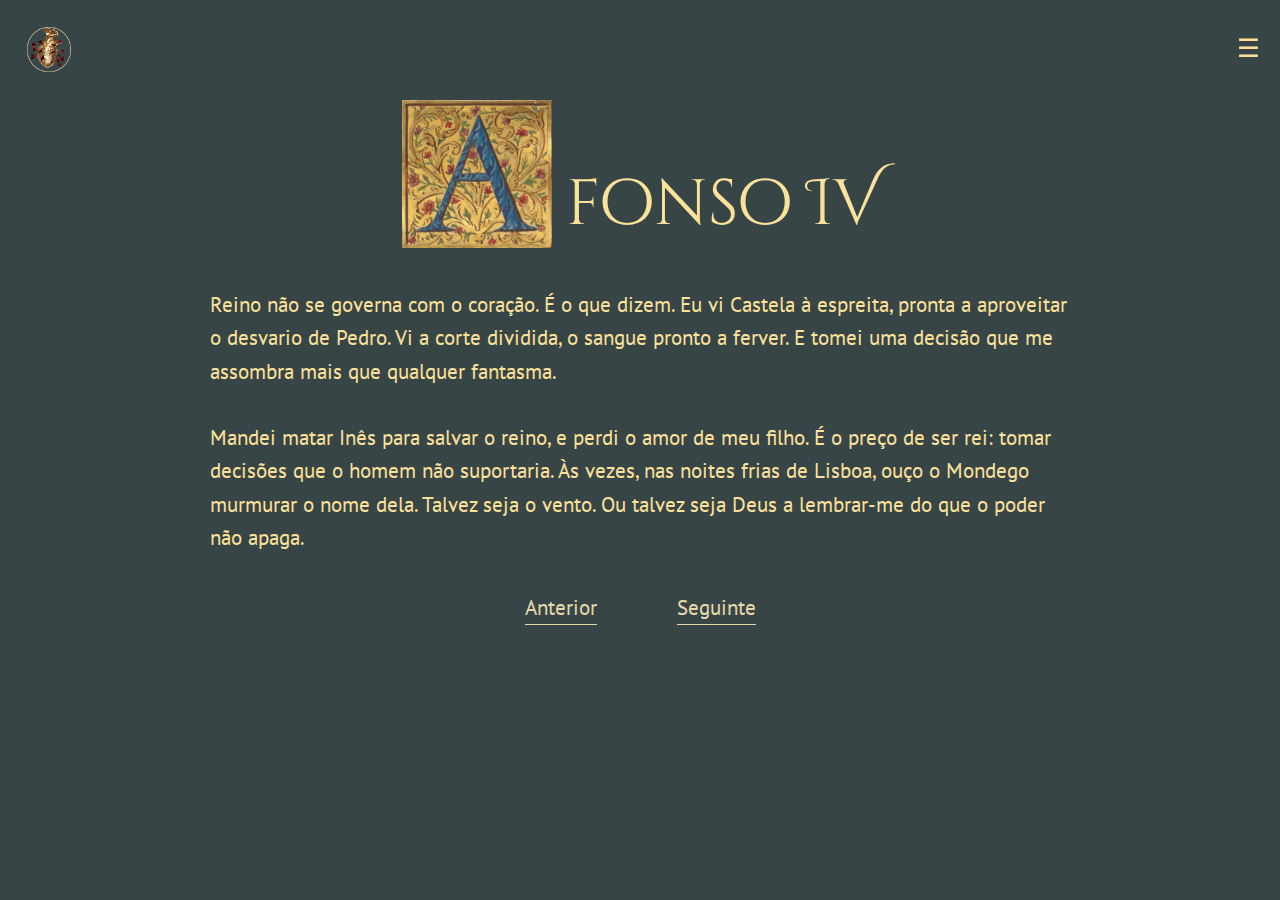
<file: afonso.html>
<!DOCTYPE html>
<html lang="pt">
<head>
    <meta charset="UTF-8">
    <meta name="viewport" content="width=device-width, initial-scale=1.0">
    <title>Afonso IV</title>

    <!-- FONTES -->
    <link rel="preconnect" href="https://fonts.googleapis.com">
    <link rel="preconnect" href="https://fonts.gstatic.com" crossorigin>
    <link href="https://fonts.googleapis.com/css2?family=Cinzel+Decorative:wght@400;700;900&family=PT+Sans:wght@400;700&display=swap" rel="stylesheet">

  
    <link rel="stylesheet" href="confessionario.css">
    <script src="transitions.js"></script>
</head>

<body>
    <header class="top-bar">
        
    </header>

    <main class="content-area">

        <!-- BLOCO IMAGEM + TÍTULO (LADO A LADO) -->
        <div class="title-block">
            <img src="afonso.png" class="decor-img" alt="Imagem de Inês de Castro">
            <h1>fonso IV</h1>
        </div>

        <p class="texto">
          Reino não se governa com o coração. É o que dizem.
	Eu vi Castela à espreita, pronta a aproveitar o desvario de Pedro. Vi a corte dividida, o sangue pronto a ferver. E tomei uma decisão que me assombra mais que qualquer fantasma. <br><br>
	Mandei matar Inês para salvar o reino, e perdi o amor de meu filho. É o preço de ser rei: tomar decisões que o homem não suportaria.
Às vezes, nas noites frias de Lisboa, ouço o Mondego murmurar o nome dela. Talvez seja o vento. Ou talvez seja Deus a lembrar-me do que o poder não apaga.
        </p>

        <nav class="nav-links">
    <a href="constança.html" class="anterior">Anterior</a>
    <a href="duarte.html" class="seguinte">Seguinte</a>
</nav>

    </main>
<header class="topbar">
      <a href="index.html" class="logo-link">
        <img src="brasao.png" alt="Brasão" class="logo">
      </a>
      <div class="menu">☰</div>
    </header>

    
  <!-- MENU OVERLAY -->
  <div id="menu-overlay" class="menu-overlay">
    <div class="menu-content">
      <span class="close-menu">✕</span>

      <div class="menu-columns">

        <div class="col">
          <h3>A Lenda</h3>
          <a href="historia.html">História</a>
           <a href="quiz.html">Quiz</a>
        </div>

        <div class="col">
          <h3>Legado</h3>
          <a href="sitios.html">Lugares</a>
          <a href="livros.html">Livros</a>
          <a href="audiovisual.html">Audiovisual</a>
          <a href="arte.html">Arte</a>
        </div>

        <div class="col">
          <h3>Confessionário</h3>
          <a href="ines.html">Ines de Castro</a>
          <a href="pedro.html">Pedro I</a>
          <a href="constança.html">Constança</a>
          <a href="afonso.html">Afonso IV</a>
          <a href="duarte.html">Duarte Pacheco</a>
          <a href="alvaro.html">Alvaro Gonçalves</a>
          <a href="maria.html">Maria Gonçalves</a>
          <a href="fernao.html">Fernão Lopes</a>
          <a href="joao.html">João do Mondego</a>
          <a href="frei.html">Frei João das regras</a>
        </div>

        <div class="col">
          <h3>Info</h3>
          <a href="sobre.html"> Sobre o projeto</a>
        </div>

      </div>
    </div>
  </div>

  <script>
    const menuBtn = document.querySelector(".menu");
    const menuOverlay = document.getElementById("menu-overlay");
    const closeBtn = document.querySelector(".close-menu");

    function openMenu() {
      menuOverlay.classList.add("open");
      // Focus on the first link in the menu
      const firstLink = menuOverlay.querySelector("a");
      if (firstLink) firstLink.focus();
    }

    function closeMenu() {
      menuOverlay.classList.remove("open");
      // Focus back to menu button
      menuBtn.focus();
    }

    menuBtn.addEventListener("click", openMenu);

    menuBtn.addEventListener("keydown", (e) => {
      if (e.key === "Enter" || e.key === " ") {
        e.preventDefault();
        openMenu();
      }
    });

    closeBtn.addEventListener("click", closeMenu);

    // Close on Escape key
    document.addEventListener("keydown", (e) => {
      if (e.key === "Escape" && menuOverlay.classList.contains("open")) {
        closeMenu();
      }
    });
  </script>
</file>
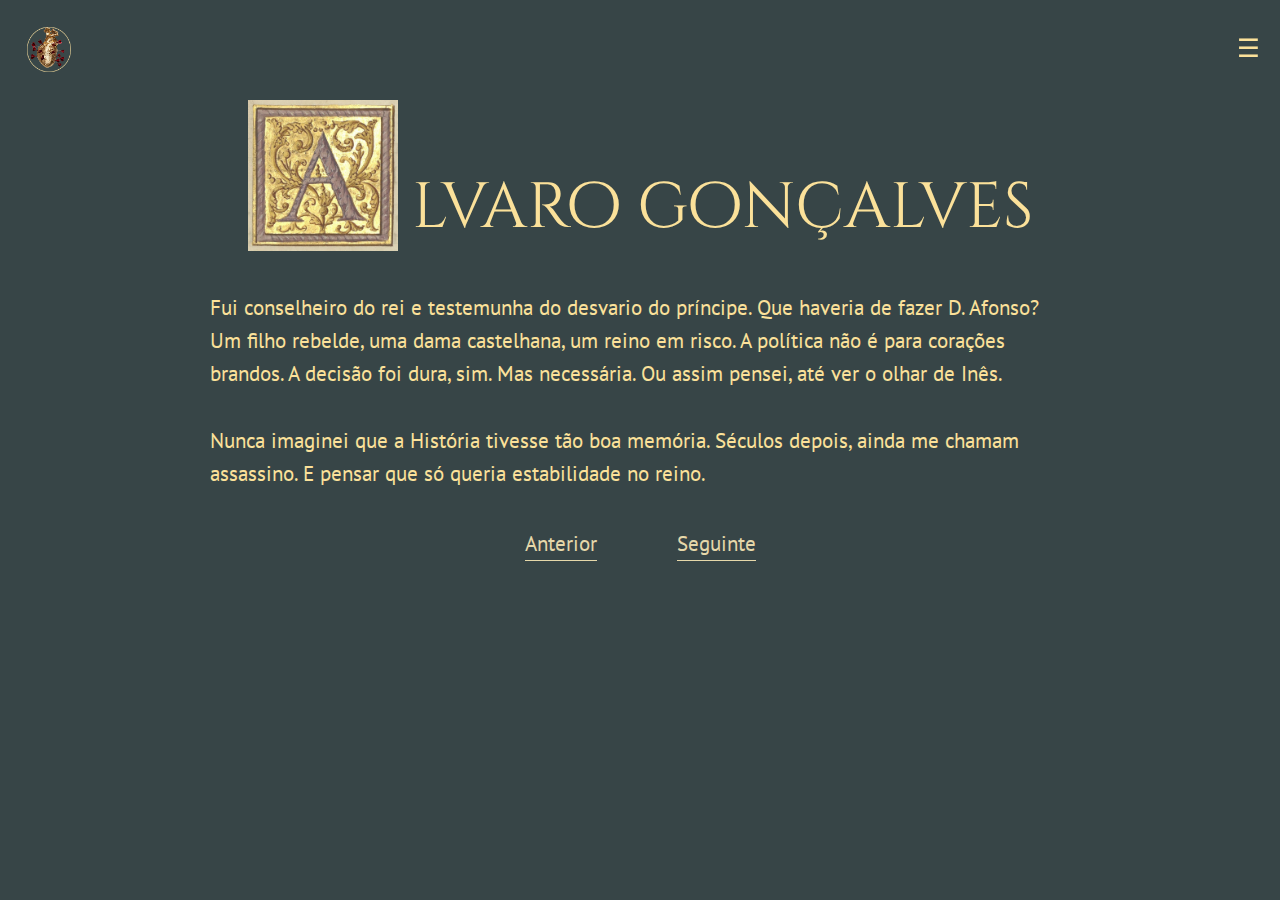
<file: alvaro.html>
<!DOCTYPE html>
<html lang="pt">
<head>
    <meta charset="UTF-8">
    <meta name="viewport" content="width=device-width, initial-scale=1.0">
    <title>Álvaro Gonçalves</title>

    <!-- FONTES -->
    <link rel="preconnect" href="https://fonts.googleapis.com">
    <link rel="preconnect" href="https://fonts.gstatic.com" crossorigin>
    <link href="https://fonts.googleapis.com/css2?family=Cinzel+Decorative:wght@400;700;900&family=PT+Sans:wght@400;700&display=swap" rel="stylesheet">

    <link rel="stylesheet" href="confessionario.css">
    <script src="transitions.js"></script>
</head>

<body>
    <header class="top-bar">
    </header>

    <main class="content-area">

        <!-- BLOCO IMAGEM + TÍTULO (LADO A LADO) -->
        <div class="title-block">
            <img src="alvaro.png" class="decor-img" alt="Imagem de Inês de Castro">
            <h1>lvaro gonçalves</h1>
        </div>

        <p class="texto">
          Fui conselheiro do rei e testemunha do desvario do príncipe. Que haveria de fazer D. Afonso? Um filho rebelde, uma dama castelhana, um reino em risco. A política não é para corações brandos.
	A decisão foi dura, sim. Mas necessária. Ou assim pensei, até ver o olhar de Inês. <br><br>
	Nunca imaginei que a História tivesse tão boa memória. Séculos depois, ainda me chamam assassino.
E pensar que só queria estabilidade no reino.
        </p>

        <nav class="nav-links">
    <a href="duarte.html" class="anterior">Anterior</a>
    <a href="maria.html" class="seguinte">Seguinte</a>
</nav>

    </main>

<header class="topbar">
      <a href="index.html" class="logo-link">
        <img src="brasao.png" alt="Brasão" class="logo">
      </a>
      <div class="menu">☰</div>
    </header>

    
  <!-- MENU OVERLAY -->
  <div id="menu-overlay" class="menu-overlay">
    <div class="menu-content">
      <span class="close-menu">✕</span>

      <div class="menu-columns">

        <div class="col">
          <h3>A Lenda</h3>
          <a href="historia.html">História</a>
           <a href="quiz.html">Quiz</a>
        </div>

        <div class="col">
          <h3>Legado</h3>
          <a href="sitios.html">Lugares</a>
          <a href="livros.html">Livros</a>
          <a href="audiovisual.html">Audiovisual</a>
          <a href="arte.html">Arte</a>
        </div>

        <div class="col">
          <h3>Confessionário</h3>
          <a href="ines.html">Ines de Castro</a>
          <a href="pedro.html">Pedro I</a>
          <a href="constança.html">Constança</a>
          <a href="afonso.html">Afonso IV</a>
          <a href="duarte.html">Duarte Pacheco</a>
          <a href="alvaro.html">Alvaro Gonçalves</a>
          <a href="maria.html">Maria Gonçalves</a>
          <a href="fernao.html">Fernão Lopes</a>
          <a href="joao.html">João do Mondego</a>
          <a href="frei.html">Frei João das regras</a>
        </div>

        <div class="col">
          <h3>Info</h3>
          <a href="sobre.html"> Sobre o projeto</a>
        </div>

      </div>
    </div>
  </div>

  <script>
    const menuBtn = document.querySelector(".menu");
    const menuOverlay = document.getElementById("menu-overlay");
    const closeBtn = document.querySelector(".close-menu");

    function openMenu() {
      menuOverlay.classList.add("open");
      // Focus on the first link in the menu
      const firstLink = menuOverlay.querySelector("a");
      if (firstLink) firstLink.focus();
    }

    function closeMenu() {
      menuOverlay.classList.remove("open");
      // Focus back to menu button
      menuBtn.focus();
    }

    menuBtn.addEventListener("click", openMenu);

    menuBtn.addEventListener("keydown", (e) => {
      if (e.key === "Enter" || e.key === " ") {
        e.preventDefault();
        openMenu();
      }
    });

    closeBtn.addEventListener("click", closeMenu);

    // Close on Escape key
    document.addEventListener("keydown", (e) => {
      if (e.key === "Escape" && menuOverlay.classList.contains("open")) {
        closeMenu();
      }
    });
  </script>
</file>
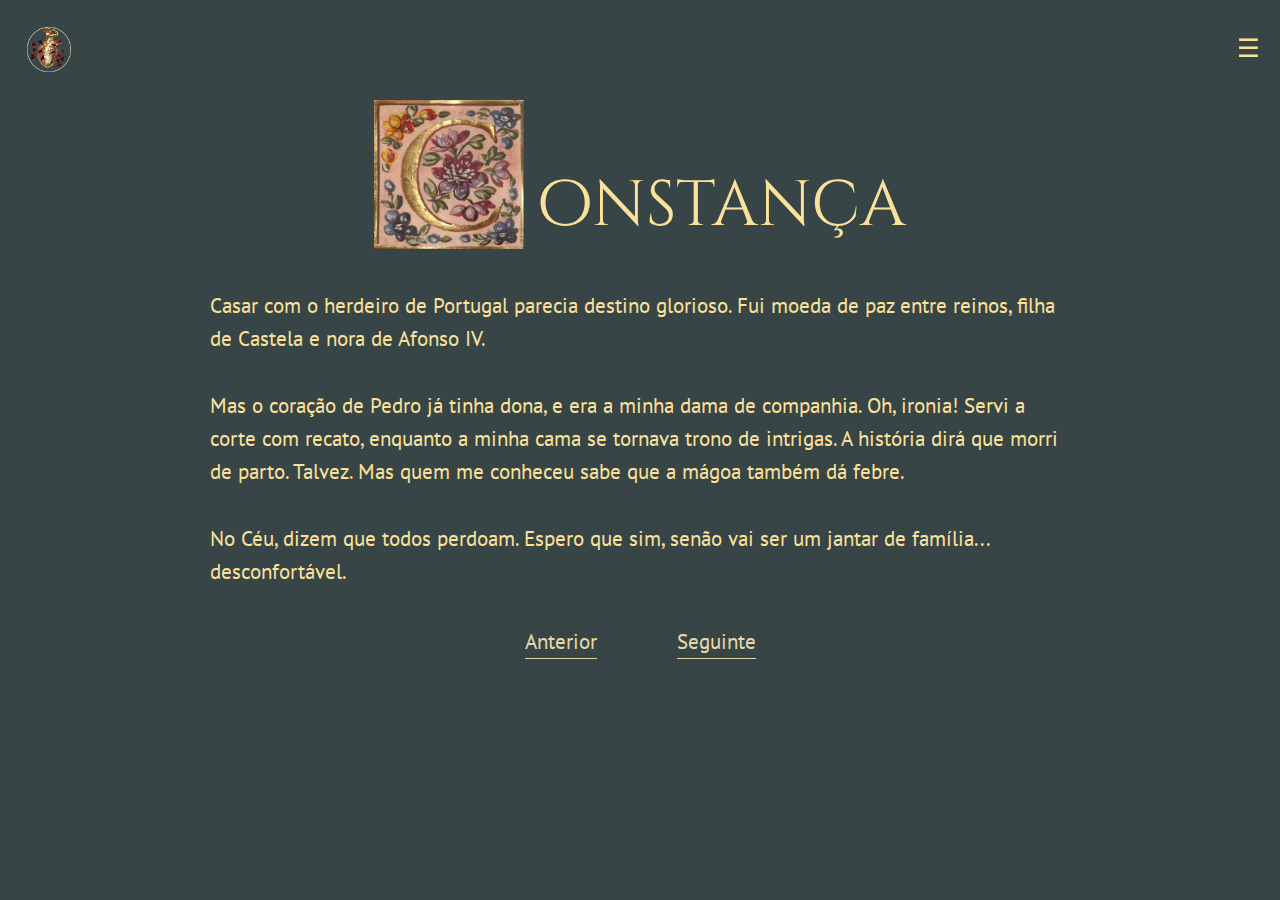
<file: constança.html>
<!DOCTYPE html>
<html lang="pt">
<head>
    <meta charset="UTF-8">
    <meta name="viewport" content="width=device-width, initial-scale=1.0">
    <title>Constança</title>

    <!-- FONTES -->
    <link rel="preconnect" href="https://fonts.googleapis.com">
    <link rel="preconnect" href="https://fonts.gstatic.com" crossorigin>
    <link href="https://fonts.googleapis.com/css2?family=Cinzel+Decorative:wght@400;700;900&family=PT+Sans:wght@400;700&display=swap" rel="stylesheet">

    
    <link rel="stylesheet" href="confessionario.css">
    <script src="transitions.js"></script>
</head>

<body>
    <header class="top-bar">

    </header>

    <main class="content-area">

        <!-- BLOCO IMAGEM + TÍTULO (LADO A LADO) -->
        <div class="title-block">
            <img src="constanca.png" class="decor-img" alt="Imagem de Inês de Castro">
            <h1>onstança</h1>
        </div>

        <p class="texto">
           	Casar com o herdeiro de Portugal parecia destino glorioso. Fui moeda de paz entre reinos, filha de Castela e nora de Afonso IV. <br><br>
	Mas o coração de Pedro já tinha dona, e era a minha dama de companhia. Oh, ironia! Servi a corte com recato, enquanto a minha cama se tornava trono de intrigas.
	A história dirá que morri de parto. Talvez. Mas quem me conheceu sabe que a mágoa também dá febre.<br><br>
No Céu, dizem que todos perdoam. Espero que sim, senão vai ser um jantar de família... desconfortável.
        </p>

      <nav class="nav-links">
    <a href="pedro.html" class="anterior">Anterior</a>
    <a href="afonso.html" class="seguinte">Seguinte</a>
</nav>

    </main>
<header class="topbar">
      <a href="index.html" class="logo-link">
        <img src="brasao.png" alt="Brasão" class="logo">
      </a>
      <div class="menu">☰</div>
    </header>

    
  <!-- MENU OVERLAY -->
  <div id="menu-overlay" class="menu-overlay">
    <div class="menu-content">
      <span class="close-menu">✕</span>

      <div class="menu-columns">

        <div class="col">
          <h3>A Lenda</h3>
          <a href="historia.html">História</a>
           <a href="quiz.html">Quiz</a>
        </div>

        <div class="col">
          <h3>Legado</h3>
          <a href="sitios.html">Lugares</a>
          <a href="livros.html">Livros</a>
          <a href="audiovisual.html">Audiovisual</a>
          <a href="arte.html">Arte</a>
        </div>

        <div class="col">
          <h3>Confessionário</h3>
          <a href="ines.html">Ines de Castro</a>
          <a href="pedro.html">Pedro I</a>
          <a href="constança.html">Constança</a>
          <a href="afonso.html">Afonso IV</a>
          <a href="duarte.html">Duarte Pacheco</a>
          <a href="alvaro.html">Alvaro Gonçalves</a>
          <a href="maria.html">Maria Gonçalves</a>
          <a href="fernao.html">Fernão Lopes</a>
          <a href="joao.html">João do Mondego</a>
          <a href="frei.html">Frei João das regras</a>
        </div>

        <div class="col">
          <h3>Info</h3>
          <a href="sobre.html"> Sobre o projeto</a>
        </div>

      </div>
    </div>
  </div>

  <script>
    const menuBtn = document.querySelector(".menu");
    const menuOverlay = document.getElementById("menu-overlay");
    const closeBtn = document.querySelector(".close-menu");

    function openMenu() {
      menuOverlay.classList.add("open");
      // Focus on the first link in the menu
      const firstLink = menuOverlay.querySelector("a");
      if (firstLink) firstLink.focus();
    }

    function closeMenu() {
      menuOverlay.classList.remove("open");
      // Focus back to menu button
      menuBtn.focus();
    }

    menuBtn.addEventListener("click", openMenu);

    menuBtn.addEventListener("keydown", (e) => {
      if (e.key === "Enter" || e.key === " ") {
        e.preventDefault();
        openMenu();
      }
    });

    closeBtn.addEventListener("click", closeMenu);

    // Close on Escape key
    document.addEventListener("keydown", (e) => {
      if (e.key === "Escape" && menuOverlay.classList.contains("open")) {
        closeMenu();
      }
    });
  </script>
</file>
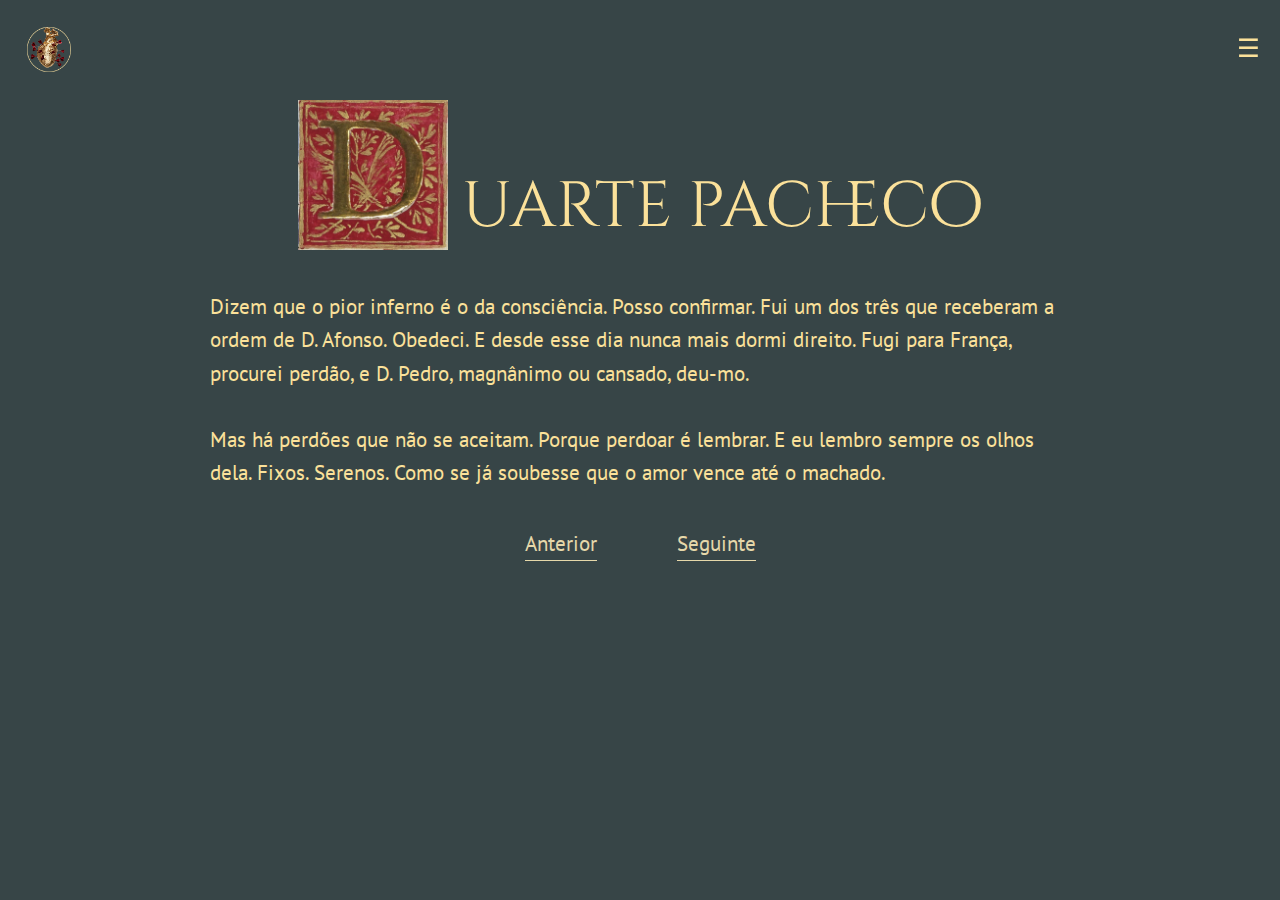
<file: duarte.html>
<!DOCTYPE html>
<html lang="pt">
<head>
    <meta charset="UTF-8">
    <meta name="viewport" content="width=device-width, initial-scale=1.0">
    <title>Duarte Pacheco</title>

    <!-- FONTES -->
    <link rel="preconnect" href="https://fonts.googleapis.com">
    <link rel="preconnect" href="https://fonts.gstatic.com" crossorigin>
    <link href="https://fonts.googleapis.com/css2?family=Cinzel+Decorative:wght@400;700;900&family=PT+Sans:wght@400;700&display=swap" rel="stylesheet">

   
    <link rel="stylesheet" href="confessionario.css">
    <script src="transitions.js"></script>
</head>
   
<body>
    <header class="top-bar">
   
    </header>

    <main class="content-area">

        <!-- BLOCO IMAGEM + TÍTULO (LADO A LADO) -->
        <div class="title-block">
            <img src="duarte.png" class="decor-img" alt="Imagem de Inês de Castro">
            <h1>uarte pacheco</h1>
        </div>

        <p class="texto">
          Dizem que o pior inferno é o da consciência. Posso confirmar.
	Fui um dos três que receberam a ordem de D. Afonso. Obedeci. E desde esse dia nunca mais dormi direito. Fugi para França, procurei perdão, e D. Pedro, magnânimo ou cansado, deu-mo. <br><br>
	Mas há perdões que não se aceitam. Porque perdoar é lembrar.
E eu lembro sempre os olhos dela. Fixos. Serenos. Como se já soubesse que o amor vence até o machado.
        </p>

        <nav class="nav-links">
    <a href="afonso.html" class="anterior">Anterior</a>
    <a href="alvaro.html" class="seguinte">Seguinte</a>
</nav>

    </main>
<header class="topbar">
      <a href="index.html" class="logo-link">
        <img src="brasao.png" alt="Brasão" class="logo">
      </a>
      <div class="menu">☰</div>
    </header>

    
  <!-- MENU OVERLAY -->
  <div id="menu-overlay" class="menu-overlay">
    <div class="menu-content">
      <span class="close-menu">✕</span>

      <div class="menu-columns">

        <div class="col">
          <h3>A Lenda</h3>
          <a href="historia.html">História</a>
           <a href="quiz.html">Quiz</a>
        </div>

        <div class="col">
          <h3>Legado</h3>
          <a href="sitios.html">Lugares</a>
          <a href="livros.html">Livros</a>
          <a href="audiovisual.html">Audiovisual</a>
          <a href="arte.html">Arte</a>
        </div>

        <div class="col">
          <h3>Confessionário</h3>
          <a href="ines.html">Ines de Castro</a>
          <a href="pedro.html">Pedro I</a>
          <a href="constança.html">Constança</a>
          <a href="afonso.html">Afonso IV</a>
          <a href="duarte.html">Duarte Pacheco</a>
          <a href="alvaro.html">Alvaro Gonçalves</a>
          <a href="maria.html">Maria Gonçalves</a>
          <a href="fernao.html">Fernão Lopes</a>
          <a href="joao.html">João do Mondego</a>
          <a href="frei.html">Frei João das regras</a>
        </div>

        <div class="col">
          <h3>Info</h3>
          <a href="sobre.html"> Sobre o projeto</a>
        </div>

      </div>
    </div>
  </div>

  <script>
    const menuBtn = document.querySelector(".menu");
    const menuOverlay = document.getElementById("menu-overlay");
    const closeBtn = document.querySelector(".close-menu");

    menuBtn.addEventListener("click", () => {
      menuOverlay.classList.add("open");
    });

    closeBtn.addEventListener("click", () => {
      menuOverlay.classList.remove("open");
    });
  </script>
</body>
</html>
</file>
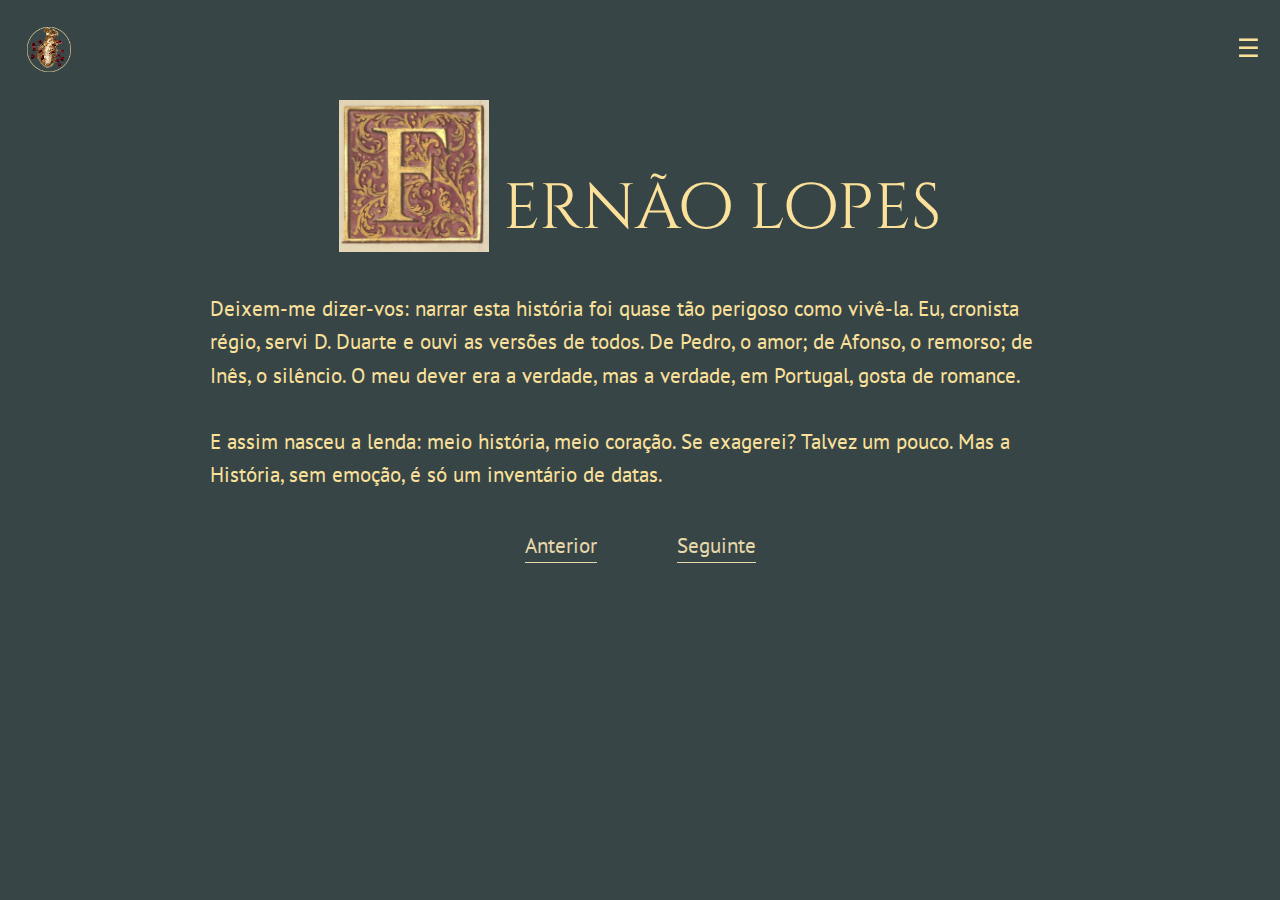
<file: fernao.html>
<!DOCTYPE html>
<html lang="pt">
<head>
    <meta charset="UTF-8">
    <meta name="viewport" content="width=device-width, initial-scale=1.0">
    <title>Fernão Lopes</title>

    <!-- FONTES -->
    <link rel="preconnect" href="https://fonts.googleapis.com">
    <link rel="preconnect" href="https://fonts.gstatic.com" crossorigin>
    <link href="https://fonts.googleapis.com/css2?family=Cinzel+Decorative:wght@400;700;900&family=PT+Sans:wght@400;700&display=swap" rel="stylesheet">

    
    <link rel="stylesheet" href="confessionario.css">
    <script src="transitions.js"></script>
</head>

<body>
    <header class="top-bar">
    
    </header>

    <main class="content-area">

        <!-- BLOCO IMAGEM + TÍTULO (LADO A LADO) -->
        <div class="title-block">
            <img src="fernao.png" class="decor-img" alt="Imagem de Inês de Castro">
            <h1>ernão lopes</h1>
        </div>

        <p class="texto">
        Deixem-me dizer-vos: narrar esta história foi quase tão perigoso como vivê-la.
	Eu, cronista régio, servi D. Duarte e ouvi as versões de todos. De Pedro, o amor; de Afonso, o remorso; de Inês, o silêncio.
	O meu dever era a verdade, mas a verdade, em Portugal, gosta de romance. <br><br>
	E assim nasceu a lenda: meio história, meio coração.
Se exagerei? Talvez um pouco. Mas a História, sem emoção, é só um inventário de datas.
        </p>

        <nav class="nav-links">
    <a href="maria.html" class="anterior">Anterior</a>
    <a href="joao.html" class="seguinte">Seguinte</a>
</nav>

    </main>
<header class="topbar">
      <a href="index.html" class="logo-link">
        <img src="brasao.png" alt="Brasão" class="logo">
      </a>
      <div class="menu">☰</div>
    </header>

    
  <!-- MENU OVERLAY -->
  <div id="menu-overlay" class="menu-overlay">
    <div class="menu-content">
      <span class="close-menu">✕</span>

      <div class="menu-columns">

        <div class="col">
          <h3>A Lenda</h3>
          <a href="historia.html">História</a>
           <a href="quiz.html">Quiz</a>
        </div>

        <div class="col">
          <h3>Legado</h3>
          <a href="sitios.html">Sítios</a>
          <a href="livros.html">Livros</a>
          <a href="audiovisual.html">Audiovisual</a>
          <a href="arte.html">Arte</a>
        </div>

        <div class="col">
          <h3>Confessionário</h3>
          <a href="ines.html">Ines de Castro</a>
          <a href="pedro.html">Pedro I</a>
          <a href="constança.html">Constança</a>
          <a href="afonso.html">Afonso IV</a>
          <a href="duarte.html">Duarte Pacheco</a>
          <a href="alvaro.html">Alvaro Gonçalves</a>
          <a href="maria.html">Maria Gonçalves</a>
          <a href="fernao.html">Fernão Lopes</a>
          <a href="joao.html">João do Mondego</a>
          <a href="frei.html">Frei João das regras</a>
        </div>

        <div class="col">
          <h3>Info</h3>
          <a href="sobre.html"> Sobre o projeto</a>
        </div>

      </div>
    </div>
  </div>

  <script>
    const menuBtn = document.querySelector(".menu");
    const menuOverlay = document.getElementById("menu-overlay");
    const closeBtn = document.querySelector(".close-menu");

    function openMenu() {
      menuOverlay.classList.add("open");
      // Focus on the first link in the menu
      const firstLink = menuOverlay.querySelector("a");
      if (firstLink) firstLink.focus();
    }

    function closeMenu() {
      menuOverlay.classList.remove("open");
      // Focus back to menu button
      menuBtn.focus();
    }

    menuBtn.addEventListener("click", openMenu);

    menuBtn.addEventListener("keydown", (e) => {
      if (e.key === "Enter" || e.key === " ") {
        e.preventDefault();
        openMenu();
      }
    });

    closeBtn.addEventListener("click", closeMenu);

    // Close on Escape key
    document.addEventListener("keydown", (e) => {
      if (e.key === "Escape" && menuOverlay.classList.contains("open")) {
        closeMenu();
      }
    });
  </script>
</file>
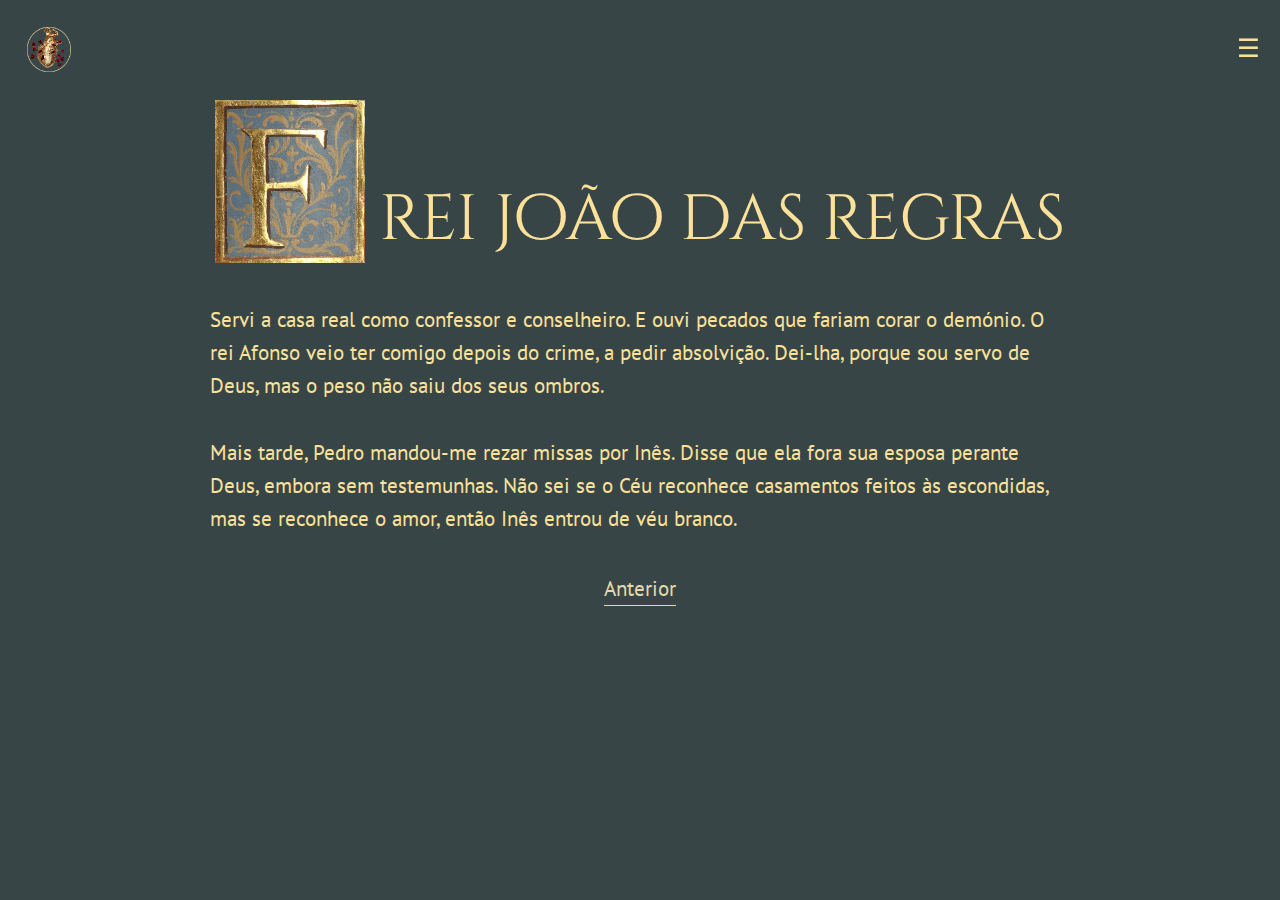
<file: frei.html>
<!DOCTYPE html>
<html lang="pt">
<head>
    <meta charset="UTF-8">
    <meta name="viewport" content="width=device-width, initial-scale=1.0">
    <title>Frei João das Regras</title>

    <!-- FONTES -->
    <link rel="preconnect" href="https://fonts.googleapis.com">
    <link rel="preconnect" href="https://fonts.gstatic.com" crossorigin>
    <link href="https://fonts.googleapis.com/css2?family=Cinzel+Decorative:wght@400;700;900&family=PT+Sans:wght@400;700&display=swap" rel="stylesheet">

    
    <link rel="stylesheet" href="confessionario.css">
    <script src="transitions.js"></script>
</head>

<body>
    <header class="top-bar">
    
    </header>

    <main class="content-area">

        <!-- BLOCO IMAGEM + TÍTULO (LADO A LADO) -->
        <div class="title-block">
            <img src="frei.png" class="decor-img" alt="Imagem de Inês de Castro">
            <h1>rei joão das regras</h1>
        </div>

        <p class="texto">
         Servi a casa real como confessor e conselheiro. E ouvi pecados que fariam corar o demónio.
	O rei Afonso veio ter comigo depois do crime, a pedir absolvição. Dei-lha, porque sou servo de Deus, mas o peso não saiu dos seus ombros. <br><br>
	Mais tarde, Pedro mandou-me rezar missas por Inês. Disse que ela fora sua esposa perante Deus, embora sem testemunhas.
Não sei se o Céu reconhece casamentos feitos às escondidas, mas se reconhece o amor, então Inês entrou de véu branco.

        <nav class="nav-links">
    <a href="joao.html" class="anterior">Anterior</a>
   
</nav>

    </main>
<header class="topbar">
      <a href="index.html" class="logo-link">
        <img src="brasao.png" alt="Brasão" class="logo">
      </a>
      <div class="menu">☰</div>
    </header>

    
  <!-- MENU OVERLAY -->
  <div id="menu-overlay" class="menu-overlay">
    <div class="menu-content">
      <span class="close-menu">✕</span>

      <div class="menu-columns">

        <div class="col">
          <h3>A Lenda</h3>
          <a href="historia.html">História</a>
           <a href="quiz.html">Quiz</a>
        </div>

        <div class="col">
          <h3>Legado</h3>
          <a href="sitios.html">Lugares</a>
          <a href="livros.html">Livros</a>
          <a href="audiovisual.html">Audiovisual</a>
          <a href="arte.html">Arte</a>
        </div>

        <div class="col">
          <h3>Confessionário</h3>
          <a href="ines.html">Ines de Castro</a>
          <a href="pedro.html">Pedro I</a>
          <a href="constança.html">Constança</a>
          <a href="afonso.html">Afonso IV</a>
          <a href="duarte.html">Duarte Pacheco</a>
          <a href="alvaro.html">Alvaro Gonçalves</a>
          <a href="maria.html">Maria Gonçalves</a>
          <a href="fernao.html">Fernão Lopes</a>
          <a href="joao.html">João do Mondego</a>
          <a href="frei.html">Frei João das regras</a>
        </div>

        <div class="col">
          <h3>Info</h3>
          <a href="sobre.html"> Sobre o projeto</a>
        </div>

      </div>
    </div>
  </div>

  <script>
    const menuBtn = document.querySelector(".menu");
    const menuOverlay = document.getElementById("menu-overlay");
    const closeBtn = document.querySelector(".close-menu");

    menuBtn.addEventListener("click", () => {
      menuOverlay.classList.add("open");
    });

    closeBtn.addEventListener("click", () => {
      menuOverlay.classList.remove("open");
    });
  </script>
</body>
</html>
</file>
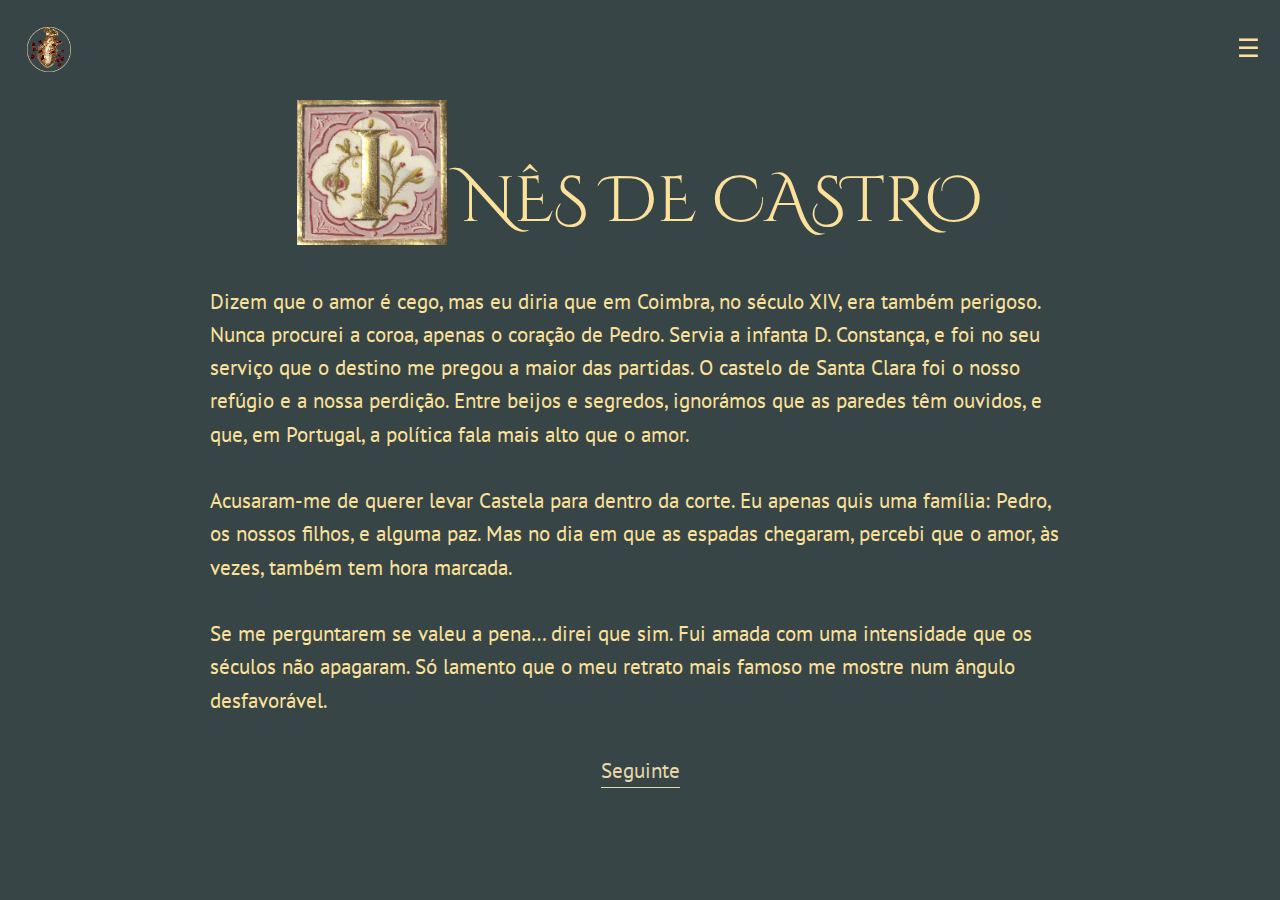
<file: ines.html>
<!DOCTYPE html>
<html lang="pt">
<head>
    <meta charset="UTF-8">
    <meta name="viewport" content="width=device-width, initial-scale=1.0">
    <title>Inês de Castro</title>

    <!-- FONTES -->
    <link rel="preconnect" href="https://fonts.googleapis.com">
    <link rel="preconnect" href="https://fonts.gstatic.com" crossorigin>
    <link href="https://fonts.googleapis.com/css2?family=Cinzel+Decorative:wght@400;700;900&family=PT+Sans:wght@400;700&display=swap" rel="stylesheet">

  
    <link rel="stylesheet" href="confessionario.css">
    <script src="transitions.js"></script>
</head>

<body>
    <header class="topbar">
      <a href="index.html" class="logo-link">
        <img src="brasao.png" alt="Brasão" class="logo">
      </a>
      <div class="menu" tabindex="0">☰</div>
    </header>

    <main class="content-area">

        <!-- BLOCO IMAGEM + TÍTULO (LADO A LADO) -->
        <div class="title-block">
            <img src="inescastro.png" class="decor-img" alt="Imagem de Inês de Castro">
            <h1>NÊS DE CASTRO</h1>
        </div>

        <p class="texto">
            Dizem que o amor é cego, mas eu diria que em Coimbra, no século XIV, era também perigoso.
            Nunca procurei a coroa, apenas o coração de Pedro. Servia a infanta D. Constança, e foi no
            seu serviço que o destino me pregou a maior das partidas. O castelo de Santa Clara foi o
            nosso refúgio e a nossa perdição. Entre beijos e segredos, ignorámos que as paredes têm
            ouvidos, e que, em Portugal, a política fala mais alto que o amor. <br><br>
            
            Acusaram-me de querer levar Castela para dentro da corte. Eu apenas quis uma família:
            Pedro, os nossos filhos, e alguma paz. Mas no dia em que as espadas chegaram, percebi que
            o amor, às vezes, também tem hora marcada. <br><br>

            Se me perguntarem se valeu a pena… direi que sim. Fui amada com uma intensidade que os
            séculos não apagaram. Só lamento que o meu retrato mais famoso me mostre num ângulo
            desfavorável.
        </p>

       <nav class="nav-links">
    <a href="pedro.html" class="seguinte">Seguinte</a>
</nav>

    </main>

    <!-- MENU OVERLAY -->
    <div id="menu-overlay" class="menu-overlay">
      <div class="menu-content">
        <span class="close-menu">✕</span>

        <div class="menu-columns">

          <div class="col">
            <h3>A Lenda</h3>
            <a href="historia.html">História</a>
             <a href="quiz.html">Quiz</a>
          </div>

          <div class="col">
            <h3>Legado</h3>
            <a href="sitios.html">Lugares</a>
            <a href="livros.html">Livros</a>
            <a href="audiovisual.html">Audiovisual</a>
            <a href="arte.html">Arte</a>
          </div>

          <div class="col">
            <h3>Confessionário</h3>
            <a href="ines.html">Ines de Castro</a>
            <a href="pedro.html">Pedro I</a>
            <a href="constança.html">Constança</a>
            <a href="afonso.html">Afonso IV</a>
            <a href="duarte.html">Duarte Pacheco</a>
            <a href="alvaro.html">Alvaro Gonçalves</a>
            <a href="maria.html">Maria Gonçalves</a>
            <a href="fernao.html">Fernão Lopes</a>
            <a href="joao.html">João do Mondego</a>
            <a href="frei.html">Frei João das regras</a>
          </div>

          <div class="col">
            <h3>Info</h3>
            <a href="sobre.html"> Sobre o projeto</a>
          </div>

        </div>
      </div>
    </div>

  <script>
    const menuBtn = document.querySelector(".menu");
    const menuOverlay = document.getElementById("menu-overlay");
    const closeBtn = document.querySelector(".close-menu");

    function openMenu() {
      menuOverlay.classList.add("open");
      // Focus on the first link in the menu
      const firstLink = menuOverlay.querySelector("a");
      if (firstLink) firstLink.focus();
    }

    function closeMenu() {
      menuOverlay.classList.remove("open");
      // Focus back to menu button
      menuBtn.focus();
    }

    menuBtn.addEventListener("click", openMenu);

    menuBtn.addEventListener("keydown", (e) => {
      if (e.key === "Enter" || e.key === " ") {
        e.preventDefault();
        openMenu();
      }
    });

    closeBtn.addEventListener("click", closeMenu);

    // Close on Escape key
    document.addEventListener("keydown", (e) => {
      if (e.key === "Escape" && menuOverlay.classList.contains("open")) {
        closeMenu();
      }
    });
  </script>
</body>
</html>
</file>
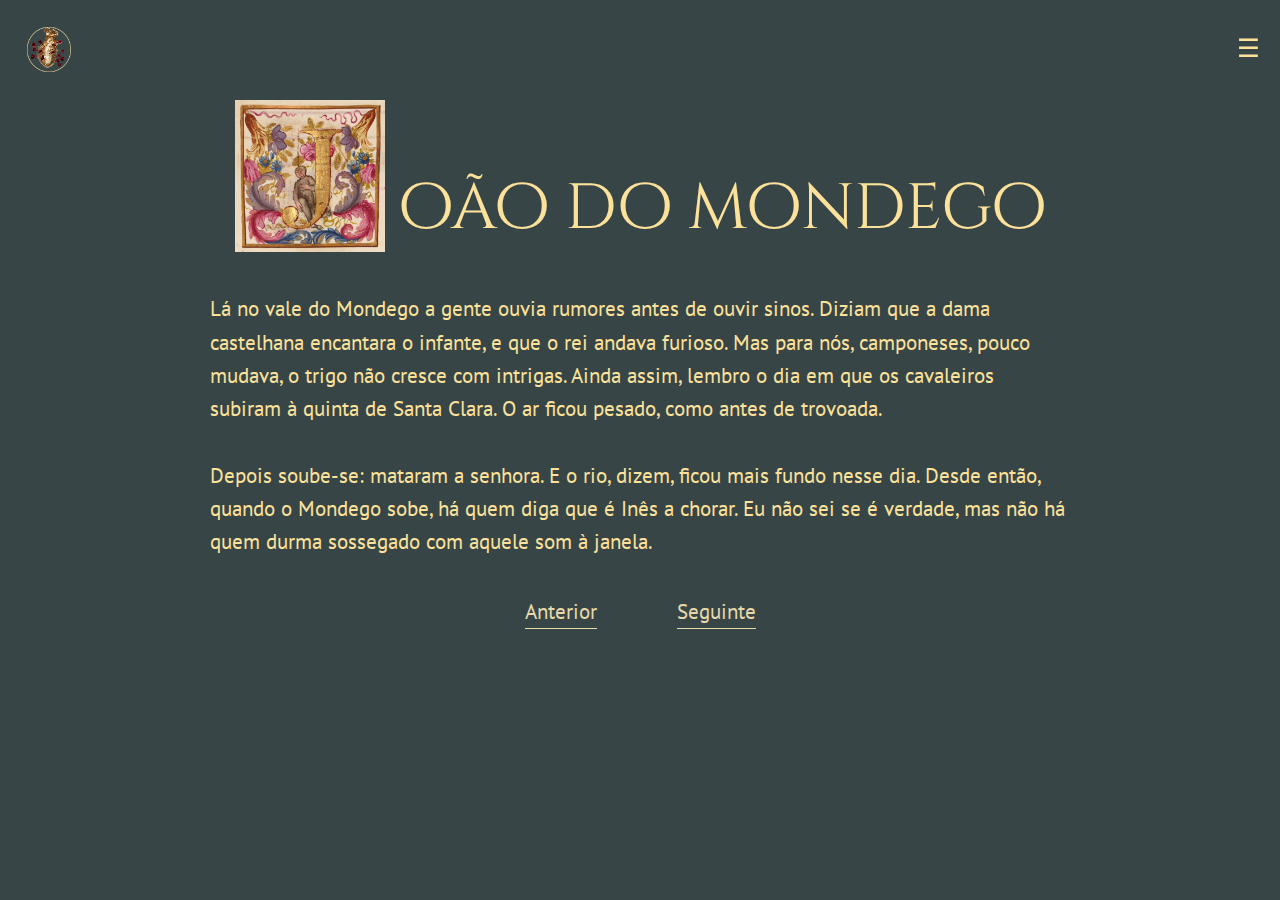
<file: joao.html>
<!DOCTYPE html>
<html lang="pt">
<head>
    <meta charset="UTF-8">
    <meta name="viewport" content="width=device-width, initial-scale=1.0">
    <title>João do Mondego</title>

    <!-- FONTES -->
    <link rel="preconnect" href="https://fonts.googleapis.com">
    <link rel="preconnect" href="https://fonts.gstatic.com" crossorigin>
    <link href="https://fonts.googleapis.com/css2?family=Cinzel+Decorative:wght@400;700;900&family=PT+Sans:wght@400;700&display=swap" rel="stylesheet">

    
    <link rel="stylesheet" href="confessionario.css">
    <script src="transitions.js"></script>
</head>

<body>
    <header class="top-bar">
    
    </header>

    <main class="content-area">

        <!-- BLOCO IMAGEM + TÍTULO (LADO A LADO) -->
        <div class="title-block">
            <img src="joao.png" class="decor-img" alt="Imagem de Inês de Castro">
            <h1>oão do mondego</h1>
        </div>

        <p class="texto">
       Lá no vale do Mondego a gente ouvia rumores antes de ouvir sinos.
	Diziam que a dama castelhana encantara o infante, e que o rei andava furioso. Mas para nós, camponeses, pouco mudava, o trigo não cresce com intrigas.
	Ainda assim, lembro o dia em que os cavaleiros subiram à quinta de Santa Clara. O ar ficou pesado, como antes de trovoada. <br><br>
	Depois soube-se: mataram a senhora. E o rio, dizem, ficou mais fundo nesse dia.
Desde então, quando o Mondego sobe, há quem diga que é Inês a chorar. Eu não sei se é verdade, mas não há quem durma sossegado com aquele som à janela.
        </p>

        <nav class="nav-links">
    <a href="fernao.html" class="anterior">Anterior</a>
    <a href="frei.html" class="seguinte">Seguinte</a>
</nav>

    </main>
<header class="topbar">
      <a href="index.html" class="logo-link">
        <img src="brasao.png" alt="Brasão" class="logo">
      </a>
      <div class="menu">☰</div>
    </header>

    
  <!-- MENU OVERLAY -->
  <div id="menu-overlay" class="menu-overlay">
    <div class="menu-content">
      <span class="close-menu">✕</span>

      <div class="menu-columns">

        <div class="col">
          <h3>A Lenda</h3>
          <a href="historia.html">História</a>
           <a href="quiz.html">Quiz</a>
        </div>

        <div class="col">
          <h3>Legado</h3>
          <a href="sitios.html">Lugares</a>
          <a href="livros.html">Livros</a>
          <a href="audiovisual.html">Audiovisual</a>
          <a href="arte.html">Arte</a>
        </div>

        <div class="col">
          <h3>Confessionário</h3>
          <a href="ines.html">Ines de Castro</a>
          <a href="pedro.html">Pedro I</a>
          <a href="constança.html">Constança</a>
          <a href="afonso.html">Afonso IV</a>
          <a href="duarte.html">Duarte Pacheco</a>
          <a href="alvaro.html">Alvaro Gonçalves</a>
          <a href="maria.html">Maria Gonçalves</a>
          <a href="fernao.html">Fernão Lopes</a>
          <a href="joao.html">João do Mondego</a>
          <a href="frei.html">Frei João das regras</a>
        </div>

        <div class="col">
          <h3>Info</h3>
          <a href="sobre.html"> Sobre o projeto</a>
        </div>

      </div>
    </div>
  </div>

  <script>
    const menuBtn = document.querySelector(".menu");
    const menuOverlay = document.getElementById("menu-overlay");
    const closeBtn = document.querySelector(".close-menu");

    function openMenu() {
      menuOverlay.classList.add("open");
      // Focus on the first link in the menu
      const firstLink = menuOverlay.querySelector("a");
      if (firstLink) firstLink.focus();
    }

    function closeMenu() {
      menuOverlay.classList.remove("open");
      // Focus back to menu button
      menuBtn.focus();
    }

    menuBtn.addEventListener("click", openMenu);

    menuBtn.addEventListener("keydown", (e) => {
      if (e.key === "Enter" || e.key === " ") {
        e.preventDefault();
        openMenu();
      }
    });

    closeBtn.addEventListener("click", closeMenu);

    // Close on Escape key
    document.addEventListener("keydown", (e) => {
      if (e.key === "Escape" && menuOverlay.classList.contains("open")) {
        closeMenu();
      }
    });
  </script>
</file>
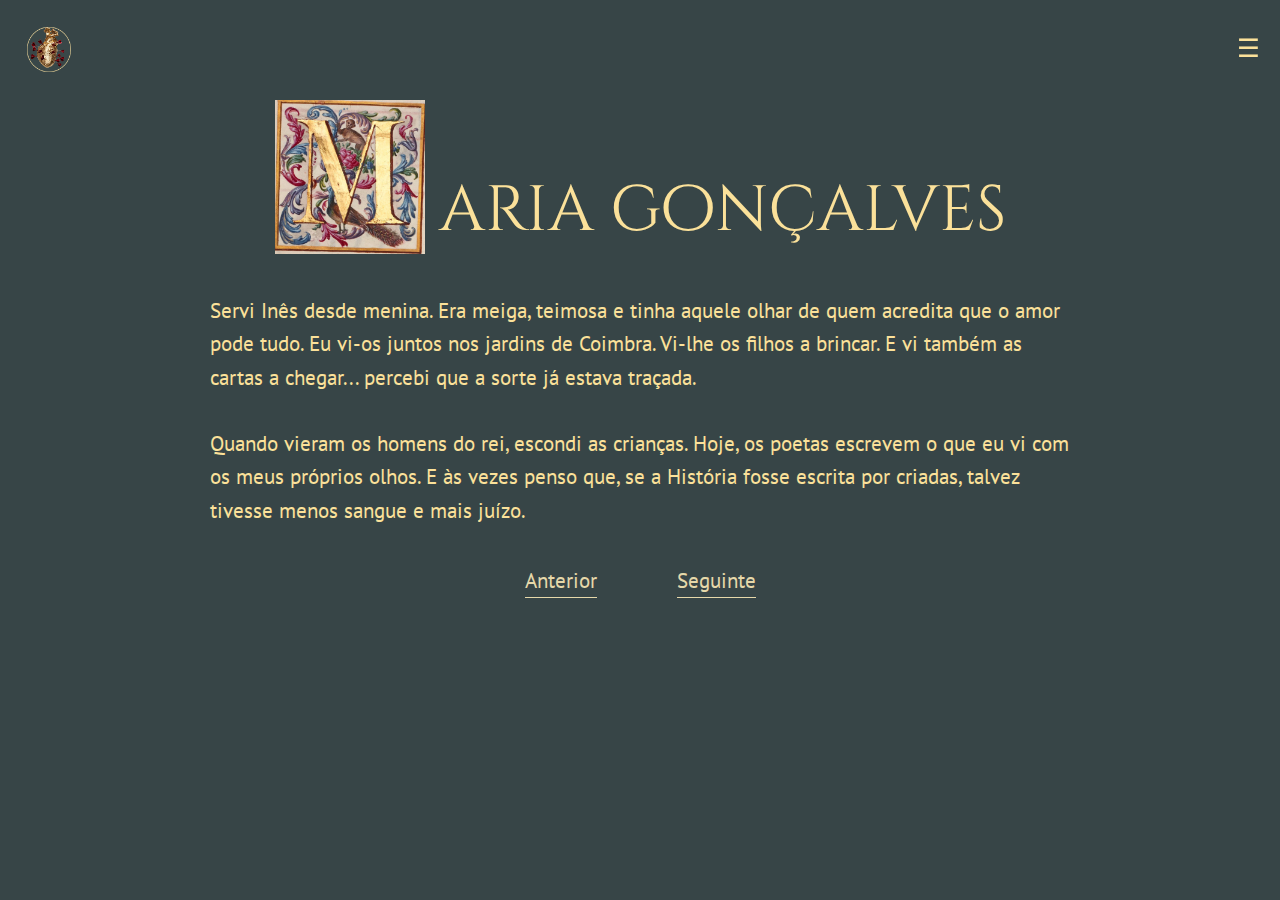
<file: maria.html>
<!DOCTYPE html>
<html lang="pt">
<head>
    <meta charset="UTF-8">
    <meta name="viewport" content="width=device-width, initial-scale=1.0">
    <title>Maria Gonçalves</title>

    <!-- FONTES -->
    <link rel="preconnect" href="https://fonts.googleapis.com">
    <link rel="preconnect" href="https://fonts.gstatic.com" crossorigin>
    <link href="https://fonts.googleapis.com/css2?family=Cinzel+Decorative:wght@400;700;900&family=PT+Sans:wght@400;700&display=swap" rel="stylesheet">

    
    <link rel="stylesheet" href="confessionario.css">
    <script src="transitions.js"></script>
</head>

<body>
    <header class="top-bar">
    
     
    </header>

    <main class="content-area">

        <!-- BLOCO IMAGEM + TÍTULO (LADO A LADO) -->
        <div class="title-block">
            <img src="maria.png" class="decor-img" alt="Imagem de Inês de Castro">
            <h1>aria gonçalves</h1>
        </div>

        <p class="texto">
         Servi Inês desde menina. Era meiga, teimosa e tinha aquele olhar de quem acredita que o amor pode tudo.
	Eu vi-os juntos nos jardins de Coimbra. Vi-lhe os filhos a brincar. E vi também as cartas a chegar... percebi que a sorte já estava traçada. <br><br>
	Quando vieram os homens do rei, escondi as crianças.
Hoje, os poetas escrevem o que eu vi com os meus próprios olhos. E às vezes penso que, se a História fosse escrita por criadas, talvez tivesse menos sangue e mais juízo.
        </p>

        <nav class="nav-links">
    <a href="alvaro.html" class="anterior">Anterior</a>
    <a href="fernao.html" class="seguinte">Seguinte</a>
</nav>

    </main>
<header class="topbar">
      <a href="index.html" class="logo-link">
        <img src="brasao.png" alt="Brasão" class="logo">
      </a>
      <div class="menu">☰</div>
    </header>

    
  <!-- MENU OVERLAY -->
  <div id="menu-overlay" class="menu-overlay">
    <div class="menu-content">
      <span class="close-menu">✕</span>

      <div class="menu-columns">

        <div class="col">
          <h3>A Lenda</h3>
          <a href="historia.html">História</a>
           <a href="quiz.html">Quiz</a>
        </div>

        <div class="col">
          <h3>Legado</h3>
          <a href="sitios.html">Lugares</a>
          <a href="livros.html">Livros</a>
          <a href="audiovisual.html">Audiovisual</a>
          <a href="arte.html">Arte</a>
        </div>

        <div class="col">
          <h3>Confessionário</h3>
          <a href="ines.html">Ines de Castro</a>
          <a href="pedro.html">Pedro I</a>
          <a href="constança.html">Constança</a>
          <a href="afonso.html">Afonso IV</a>
          <a href="duarte.html">Duarte Pacheco</a>
          <a href="alvaro.html">Alvaro Gonçalves</a>
          <a href="maria.html">Maria Gonçalves</a>
          <a href="fernao.html">Fernão Lopes</a>
          <a href="joao.html">João do Mondego</a>
          <a href="frei.html">Frei João das regras</a>
        </div>

        <div class="col">
          <h3>Info</h3>
          <a href="sobre.html"> Sobre o projeto</a>
        </div>

      </div>
    </div>
  </div>

  <script>
    const menuBtn = document.querySelector(".menu");
    const menuOverlay = document.getElementById("menu-overlay");
    const closeBtn = document.querySelector(".close-menu");

    function openMenu() {
      menuOverlay.classList.add("open");
      // Focus on the first link in the menu
      const firstLink = menuOverlay.querySelector("a");
      if (firstLink) firstLink.focus();
    }

    function closeMenu() {
      menuOverlay.classList.remove("open");
      // Focus back to menu button
      menuBtn.focus();
    }

    menuBtn.addEventListener("click", openMenu);

    menuBtn.addEventListener("keydown", (e) => {
      if (e.key === "Enter" || e.key === " ") {
        e.preventDefault();
        openMenu();
      }
    });

    closeBtn.addEventListener("click", closeMenu);

    // Close on Escape key
    document.addEventListener("keydown", (e) => {
      if (e.key === "Escape" && menuOverlay.classList.contains("open")) {
        closeMenu();
      }
    });
  </script>
</file>
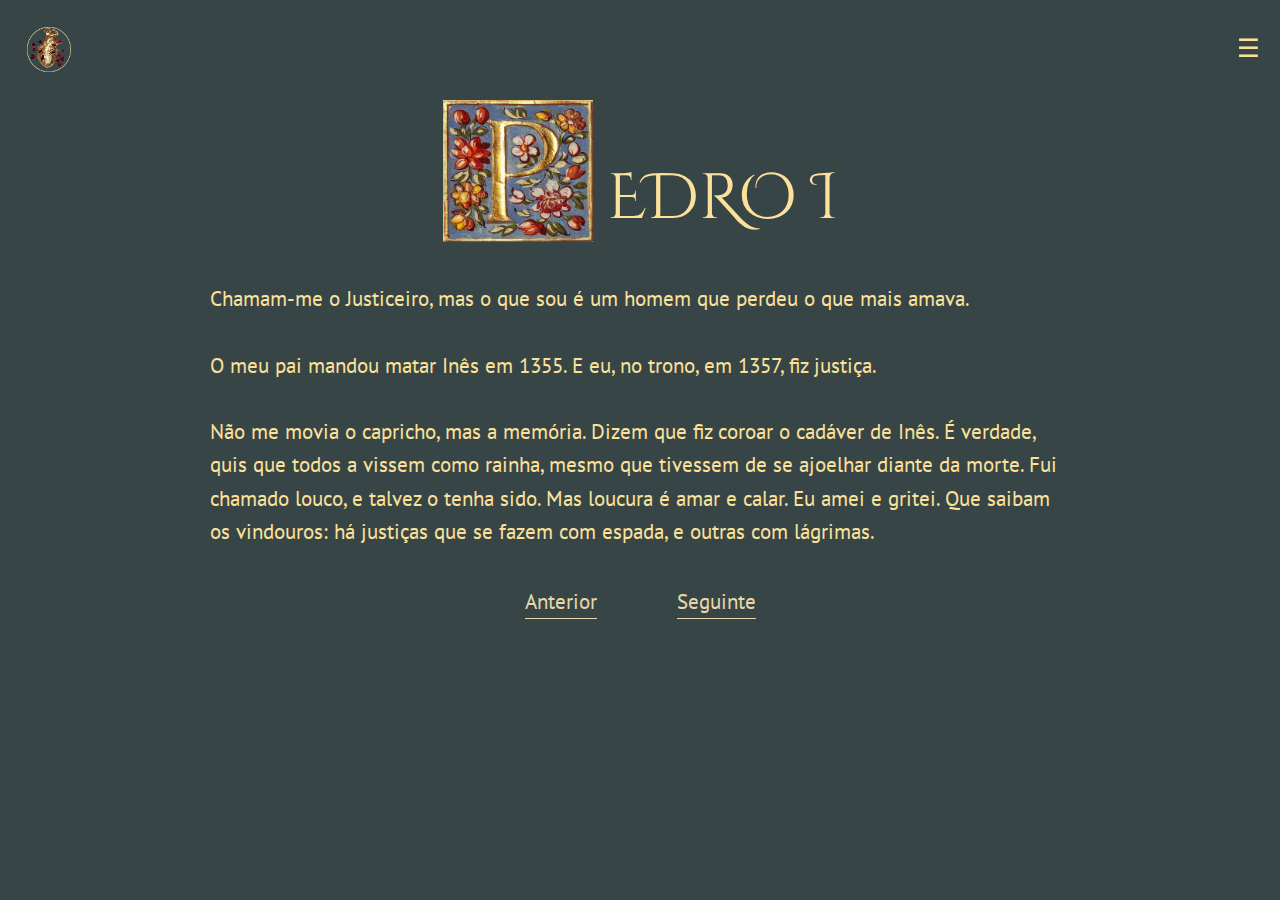
<file: pedro.html>
<!DOCTYPE html>
<html lang="pt">
<head>
    <meta charset="UTF-8">
    <meta name="viewport" content="width=device-width, initial-scale=1.0">
    <title>edro I</title>

    <!-- FONTES -->
    <link rel="preconnect" href="https://fonts.googleapis.com">
    <link rel="preconnect" href="https://fonts.gstatic.com" crossorigin>
    <link href="https://fonts.googleapis.com/css2?family=Cinzel+Decorative:wght@400;700;900&family=PT+Sans:wght@400;700&display=swap" rel="stylesheet">

    <link rel="stylesheet" href="confessionario.css">
    <script src="transitions.js"></script>
</head>

<body>
    <header class="topbar">
      <a href="index.html" class="logo-link">
        <img src="brasao.png" alt="Brasão" class="logo">
      </a>
      <div class="menu" tabindex="0">☰</div>
    </header>

    <main class="content-area">

        <!-- BLOCO IMAGEM + TÍTULO (LADO A LADO) -->
        <div class="title-block">
            <img src="pedro.png" class="decor-img" alt="Imagem de Inês de Castro">
            <h1>EDRO I</h1>
        </div>

        <p class="texto">
          Chamam-me o Justiceiro, mas o que sou é um homem que perdeu o que mais amava. <br><br>
          O meu pai mandou matar Inês em 1355. E eu, no trono, em 1357, fiz justiça.<br><br>
Não me movia o capricho, mas a memória. Dizem que fiz coroar o cadáver de Inês. É verdade, quis que todos a vissem como rainha, mesmo que tivessem de se ajoelhar diante da morte.
Fui chamado louco, e talvez o tenha sido. 
Mas loucura é amar e calar. Eu amei e gritei.
Que saibam os vindouros: há justiças que se fazem com espada, e outras com lágrimas.
        </p>

        <nav class="nav-links">
    <a href="ines.html" class="anterior">Anterior</a>
    <a href="constança.html" class="seguinte">Seguinte</a>
</nav>

    </main>

    
  <!-- MENU OVERLAY -->
  <div id="menu-overlay" class="menu-overlay">
    <div class="menu-content">
      <span class="close-menu">✕</span>

      <div class="menu-columns">

        <div class="col">
          <h3>A Lenda</h3>
          <a href="historia.html">História</a>
           <a href="quiz.html">Quiz</a>
        </div>

        <div class="col">
          <h3>Legado</h3>
          <a href="sitios.html">Lugares</a>
          <a href="livros.html">Livros</a>
          <a href="audiovisual.html">Audiovisual</a>
          <a href="arte.html">Arte</a>
        </div>

        <div class="col">
          <h3>Confessionário</h3>
          <a href="ines.html">Ines de Castro</a>
          <a href="pedro.html">Pedro I</a>
          <a href="constança.html">Constança</a>
          <a href="afonso.html">Afonso IV</a>
          <a href="duarte.html">Duarte Pacheco</a>
          <a href="alvaro.html">Alvaro Gonçalves</a>
          <a href="maria.html">Maria Gonçalves</a>
          <a href="fernao.html">Fernão Lopes</a>
          <a href="joao.html">João do Mondego</a>
          <a href="frei.html">Frei João das regras</a>
        </div>

        <div class="col">
          <h3>Info</h3>
          <a href="sobre.html"> Sobre o projeto</a>
        </div>

      </div>
    </div>
  </div>

  <script>
    const menuBtn = document.querySelector(".menu");
    const menuOverlay = document.getElementById("menu-overlay");
    const closeBtn = document.querySelector(".close-menu");

    function openMenu() {
      menuOverlay.classList.add("open");
      // Focus on the first link in the menu
      const firstLink = menuOverlay.querySelector("a");
      if (firstLink) firstLink.focus();
    }

    function closeMenu() {
      menuOverlay.classList.remove("open");
      // Focus back to menu button
      menuBtn.focus();
    }

    menuBtn.addEventListener("click", openMenu);

    menuBtn.addEventListener("keydown", (e) => {
      if (e.key === "Enter" || e.key === " ") {
        e.preventDefault();
        openMenu();
      }
    });

    closeBtn.addEventListener("click", closeMenu);

    // Close on Escape key
    document.addEventListener("keydown", (e) => {
      if (e.key === "Escape" && menuOverlay.classList.contains("open")) {
        closeMenu();
      }
    });
  </script>
</body>
</html>
</file>
<file: confessionario.css>
/* ===========================
    FONTES
=========================== */
@import url('https://fonts.googleapis.com/css2?family=Cinzel+Decorative:wght@400;700;900&family=PT+Sans:wght@400;700&family=PT+Serif:ital,wght@0,400;0,700;1,400;1,700&display=swap');

body {
    margin: 0;
    background-color: #374547;
    font-family: 'PT Sans', sans-serif;
    color: #FBE19A;
}

h1, h2, h3, h4, h5, h6 {
    font-family: 'PT Serif', 'Times New Roman', Times, serif;
}

/* ===========================
   HEADER
=========================== */

.topbar {
  position: fixed;
  top: 20px;
  left: 20px;
  right: 20px;
  display: flex;
  justify-content: space-between;
  align-items: center;
  z-index: 10;
}

.logo {
  width: 55px;
  height: auto;
  cursor: pointer;
  transition: transform 0.3s ease;
}

.logo:hover {
  transform: scale(1.08);
}

.menu {
  font-size: 1.6rem;
  color: #FBE19A;
  cursor: pointer;
  font-weight: 300;
}

/* ===========================
   CONTENT
=========================== */

.content-area {
    max-width: 900px;
    margin: auto;
    padding: 100px 20px 40px;
    text-align: center;
}

/* IMAGEM AO LADO DO TÍTULO */

.title-block {
    display: flex;
    align-items: flex-end;   /* alinha imagem e texto pela base */
    justify-content: center;
    gap: 14px;               /* aproxima imagem (iniciais) do título */
    margin-bottom: 40px;
    margin-top: 0;
}

.title-block h1 {
    font-family: 'Cinzel Decorative', serif;
    font-weight: 400;
}

.decor-img {
    width: 150px;
    height: auto;
    object-fit: contain;
}

h1 {
    font-size: 4rem;
    font-weight: 400;
    margin: 0;
    font-family: 'Cinzel Decorative', serif;
}

.texto {
    font-size: 1.3rem;
    line-height: 1.6;
    text-align: left;
}

/* ===========================
   NAVEGAÇÃO
=========================== */

.nav-links {
    margin-top: 40px;
    display: flex;
    justify-content: center;
    gap: 80px;
}

.nav-links a {
    font-size: 1.3rem;
    font-family: "PT Sans", sans-serif;
    color: #e6d8aa;
    text-decoration: none;
    border-bottom: 1px solid #e6d8aa;
    padding-bottom: 3px;
}

/* ===========================
   RESPONSIVO
=========================== */

@media (max-width: 1200px) {
    .content-area {
        max-width: 850px;
        padding: 35px 20px;
    }

    h1 { font-size: 3.8rem; }
    .decor-img { width: 140px; }
    .texto { font-size: 1.25rem; }

    .nav-links {
        gap: 70px;
    }

    .top-bar {
        padding: 20px 30px;
    }
}

@media (max-width: 900px) {
    .content-area {
        max-width: 750px;
        padding: 30px 18px;
    }

    .title-block {
        gap: 12px;
    }

    h1 {
        font-size: 3rem;
    }

    .decor-img {
        width: 120px;
    }

    .texto {
        font-size: 1.15rem;
        line-height: 1.6;
    }

    .nav-links {
        gap: 60px;
        margin-top: 35px;
    }

    .nav-links a {
        font-size: 1.2rem;
    }

    .top-bar {
        padding: 18px 25px;
    }

    .logo {
        width: 60px;
        height: 60px;
    }

    .menu-icon span {
        width: 32px;
    }
}

@media (max-width: 768px) {
    body {
        padding-top: 80px;
    }

    .menu {
        font-size: 2rem;
    }

    .content-area {
        max-width: 100%;
        padding: 60px 15px 20px;
    }

    .title-block {
        gap: 8px;
        margin-top: 60px;
        margin-bottom: 30px;
    }

    h1 {
        font-size: 2.4rem;
    }

    .decor-img {
        width: 85px;
        height: 85px;
        flex-shrink: 0;
        object-fit: contain;
    }

    .texto {
        font-size: 1.05rem;
        line-height: 1.5;
    }

    .nav-links {
        gap: 40px;
        flex-wrap: wrap;
        margin-top: 25px;
    }

    .nav-links a {
        font-size: 1.1rem;
    }

    .top-bar {
        position: fixed;
        top: 0;
        left: 0;
        right: 0;
        padding: 15px 15px;
        z-index: 100;
        background: #374547;
    }

    .logo {
        width: 50px;
        height: 50px;
    }

    .menu-icon span {
        width: 28px;
        height: 2.5px;
    }

    .menu-overlay {
        position: fixed;
        inset: 0;
        background: rgba(55, 69, 71, 0.95);
        backdrop-filter: blur(3px);
        display: flex;
        justify-content: center;
        align-items: center;
        opacity: 0;
        pointer-events: none;
        transition: opacity 0.5s ease;
        z-index: 2000;
    }

    .menu-overlay.open {
        opacity: 1;
        pointer-events: auto;
    }

    .menu-content {
        width: 90%;
        max-width: 1200px;
        color: #FBE19A;
        text-align: center;
        position: relative;
        font-family: 'PT Sans', system-ui, -apple-system, Segoe UI, Roboto, Arial, sans-serif !important;
    }

    .close-menu {
        position: absolute;
        top: -100px;
        right: 0;
        font-size: 2.5rem;
        color: #FBE19A;
        cursor: pointer;
        transition: 0.3s;
    }

    .close-menu:hover {
        color: white;
    }

    .menu-columns {
        display: flex;
        justify-content: center;
        gap: 25px;
        flex-wrap: wrap;
    }

    .menu-columns .col {
        flex: 0 1 45%;
    }

    .menu-columns .col h3 {
        font-size: 2.2rem;
        font-style: normal;
        font-weight: 400;
        margin-bottom: 20px;
        font-family: 'PT Serif', 'Times New Roman', Times, serif !important;
    }

    .menu-columns .col a {
        display: block;
        margin: 8px 0;
        color: #FBE19A;
        text-decoration: underline;
        font-size: 1.4rem;
        transition: 0.3s;
        font-family: 'PT Sans', system-ui, -apple-system, Segoe UI, Roboto, Arial, sans-serif !important;
        font-style: normal;
        font-weight: 400;
    }

    .menu-columns .col a:hover {
        color: white;
    }
}

@media (max-width: 600px) {
    body {
        padding-top: 80px;
    }

    .content-area {
        padding: 15px 12px;
    }

    .title-block {
        gap: 6px;
        margin-top: 70px;
        align-items: center;
    }

    h1 {
        font-size: 1.8rem;
        line-height: 1.1;
    }

    .decor-img {
        width: 60px;
        flex-shrink: 0;
    }

    .texto {
        font-size: 0.95rem;
    }

    .nav-links {
        gap: 30px;
        margin-top: 20px;
    }

    .nav-links a {
        font-size: 1rem;
    }

    .top-bar {
        padding: 12px 10px;
    }

    .logo {
        width: 40px;
        height: 40px;
    }

    .menu-icon span {
        width: 24px;
        height: 2px;
    }

    .menu-columns {
        gap: 15px;
    }

    .menu-columns .col h3 {
        font-size: 1.1rem;
        margin-bottom: 8px;
        font-family: 'PT Serif', 'Times New Roman', Times, serif !important;
        font-style: normal;
        font-weight: 400;
    }

    .menu-columns .col a {
        font-size: 0.8rem;
        margin: 4px 0;
        font-family: 'PT Sans', system-ui, -apple-system, Segoe UI, Roboto, Arial, sans-serif !important;
        font-style: normal;
        font-weight: 400;
    }

    .close-menu {
        top: -60px;
        font-size: 1.5rem;
    }
}

@media (max-width: 480px) {
    body {
        padding-top: 70px;
    }

    .content-area {
        padding: 12px 10px;
    }

    .title-block {
        gap: 5px;
        margin-top: 70px;
    }

    h1 {
        font-size: 1.5rem;
        line-height: 1.1;
    }

    .decor-img {
        width: 50px;
        flex-shrink: 0;
    }

    .texto {
        font-size: 0.9rem;
        line-height: 1.4;
    }

    .nav-links {
        gap: 20px;
        margin-top: 15px;
        flex-direction: column;
        align-items: center;
    }

    .nav-links a {
        font-size: 0.9rem;
    }

    .top-bar {
        padding: 10px 8px;
    }

    .logo {
        width: 35px;
        height: 35px;
    }

    .menu-icon {
        gap: 4px;
    }

    .menu-icon span {
        width: 20px;
        height: 2px;
    }

    .menu-columns {
        gap: 10px;
        flex-direction: column;
    }

    .menu-columns .col {
        flex: 0 1 100%;
    }

    .menu-columns .col h3 {
        font-size: 1rem;
        margin-bottom: 6px;
        font-family: 'PT Serif', 'Times New Roman', Times, serif !important;
        font-style: normal;
        font-weight: 400;
    }

    .menu-columns .col a {
        font-size: 0.75rem;
        margin: 3px 0;
        font-family: 'PT Sans', system-ui, -apple-system, Segoe UI, Roboto, Arial, sans-serif !important;
        font-style: normal;
        font-weight: 400;
    }

    .close-menu {
        top: -50px;
        font-size: 1.2rem;
    }
}

.topbar {
  position: fixed;
  top: 20px;
  left: 20px;
  right: 20px;
  display: flex;
  justify-content: space-between;
  align-items: center;
  z-index: 10;
}

.logo {
  width: 55px;
  height: auto;
  cursor: pointer;
  transition: transform 0.3s ease;
}

.logo:hover {
  transform: scale(1.08);
}

.menu {
  font-size: 1.6rem;
  color: #FBE19A;
  cursor: pointer;
  font-weight: 300;
}

/* conteúdo central */
.hero-content {
  position: absolute;
  top: 0;
  left: 50%;
  transform: translateX(-50%);
  width: 100%;
  text-align: center;
  color: #FBE19A;
  z-index: 5;
}

/* texto */
.text-block {
  margin-top: -50px; /* ajustado para mover o texto um pouco mais para cima */
}

.cta {
  display: inline-block;
  font-size: 0.9rem;
  text-decoration: none;
  color: #FBE19A;
  border-bottom: 1px solid #FBE19A;
  padding-bottom: 3px;
  transition: 0.5s;
  margin-top: 230px; /* movido mais para baixo */
}

.cta:hover {
  color: #fff;
  border-color: #fff;
}

.menu-overlay {
  position: fixed;
  inset: 0;
  background: rgba(55, 69, 71, 0.95);
  backdrop-filter: blur(3px);
  display: flex;
  justify-content: center;
  align-items: center;
  opacity: 0;
  pointer-events: none;
  transition: opacity 0.5s ease;
  z-index: 2000;
}

.menu-overlay.open {
  opacity: 1;
  pointer-events: auto;
}

.menu-content {
  width: 90%;
  max-width: 1200px;
  color: #FBE19A;
  text-align: center;
  position: relative;
  max-height: 90vh;
  overflow-y: auto;
  padding: 20px 16px;
}

.close-menu {
  position: absolute;
  top: 10px;
  right: 20px;
  font-size: 2.2rem;
  color: #FBE19A;
  cursor: pointer;
  transition: 0.3s;
  z-index: 5;
}

.close-menu:hover {
  color: white;
}

/* GRID DAS 4 COLUNAS */

.menu-columns {
  display: flex;
  justify-content: center;
  gap: 80px;
  flex-wrap: wrap;
}

.menu-columns .col h3 {
    font-size: 2.2rem;
    font-style: normal;
    font-weight: 400;
    margin-bottom: 20px;
    font-family: 'PT Serif', 'Times New Roman', Times, serif !important;
}

.menu-columns .col a {
  display: block;
  margin: 8px 0;
  color: #FBE19A;
  text-decoration: underline;
    font-size: 1.4rem;
    transition: 0.3s;
    font-family: 'PT Sans', system-ui, -apple-system, Segoe UI, Roboto, Arial, sans-serif !important;
    font-style: normal;
    font-weight: 400;
}

.menu-columns .col a:hover {
  color: white;
}

@media (max-width: 768px) {
  .menu-overlay {
    align-items: flex-start;
    padding-top: 20px;
  }
  
  .menu-content {
    width: 100%;
    max-height: 85vh;
    overflow-y: scroll;
    padding: 50px 20px 20px 20px;
  }
  
  .menu-columns {
    gap: 25px;
    flex-direction: column;
    align-items: center;
  }
  
  .menu-columns .col {
    flex: 0 1 100%;
    width: 100%;
    max-width: 300px;
  }
  
  .menu-columns .col h3 {
    font-size: 1.4rem;
    margin-bottom: 12px;
  }
  
  .menu-columns .col a {
    font-size: 1rem;
    margin: 6px 0;
  }
  
  .close-menu {
    top: 16px;
    right: 16px;
    font-size: 2rem;
  }
}

@media (max-width: 480px) {
  .menu-content {
    padding: 45px 16px 16px 16px;
  }
  
  .menu-columns {
    gap: 20px;
  }
  
  .menu-columns .col {
    max-width: 280px;
  }
  
  .menu-columns .col h3 {
    font-size: 1.2rem;
    margin-bottom: 10px;
  }
  
  .menu-columns .col a {
    font-size: 0.95rem;
    margin: 5px 0;
  }
  
  .close-menu {
    top: 12px;
    right: 12px;
    font-size: 1.5rem;
  }
}
</file>
